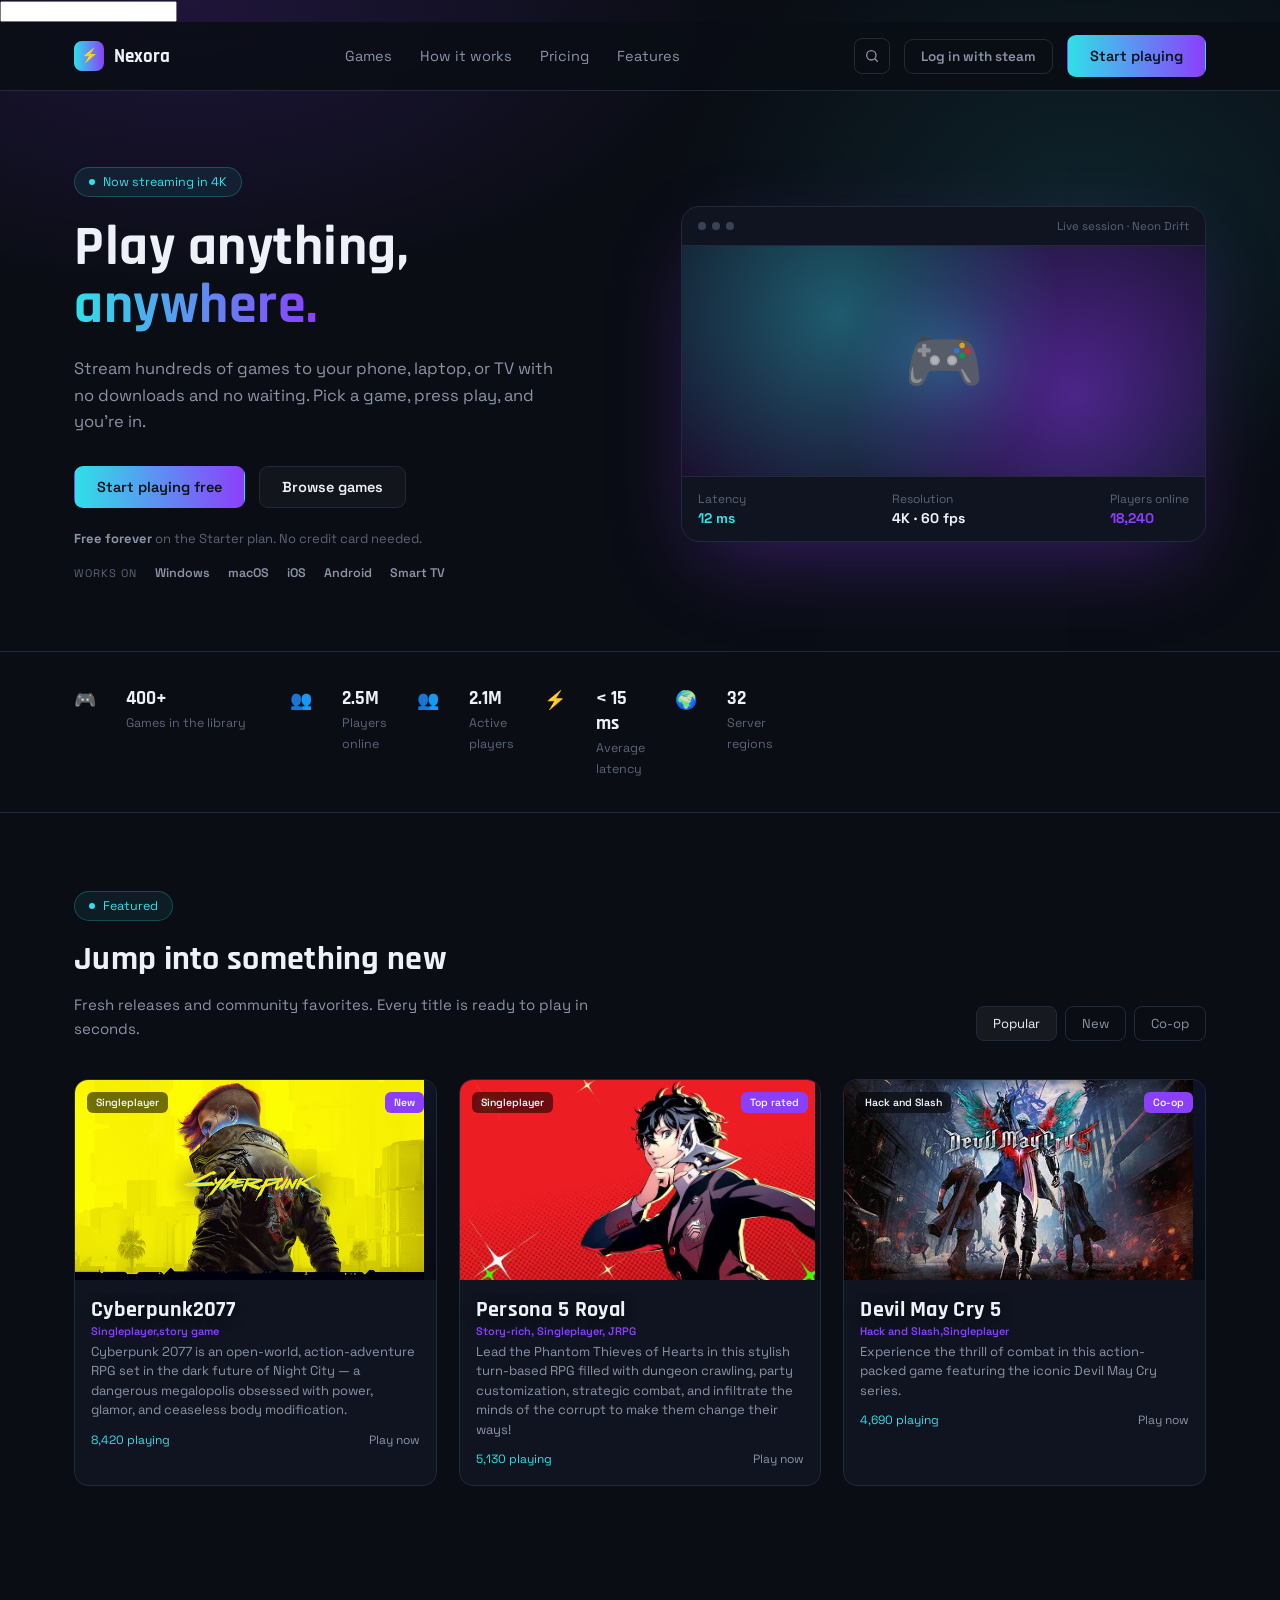
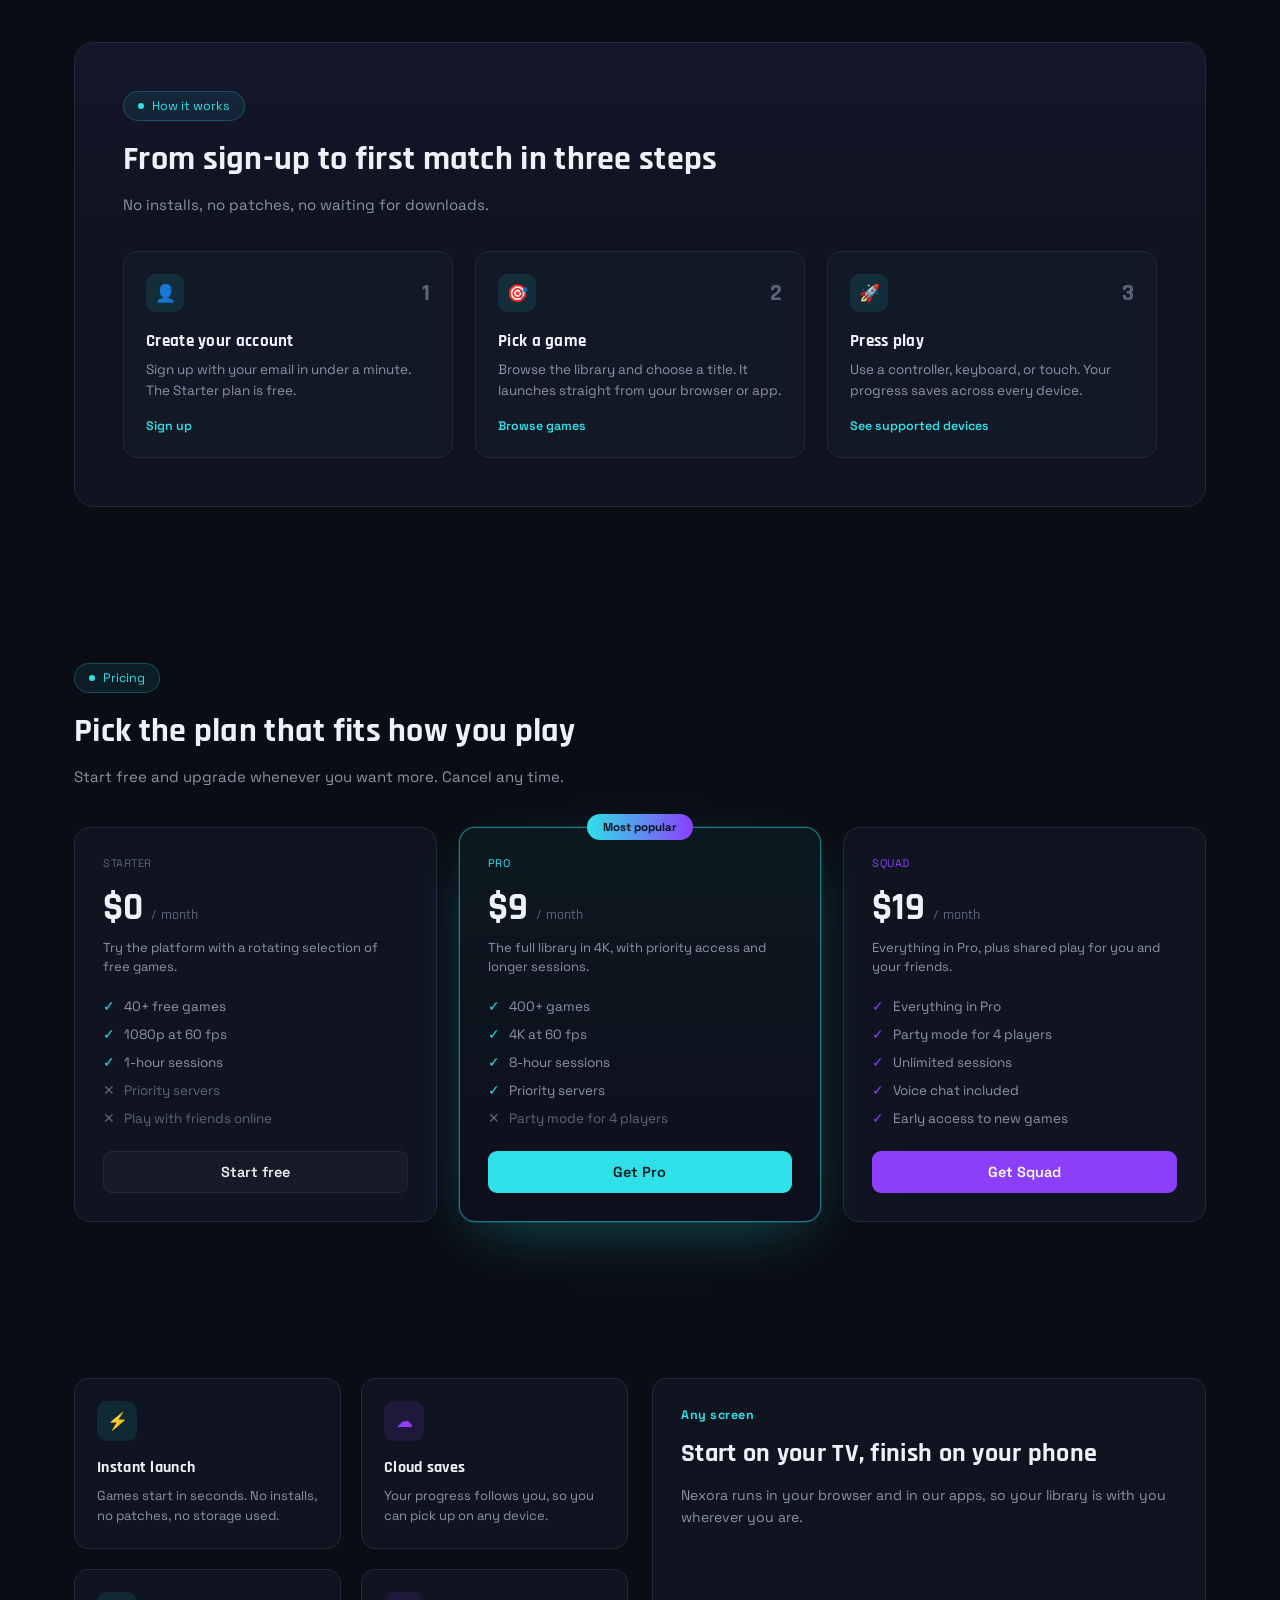
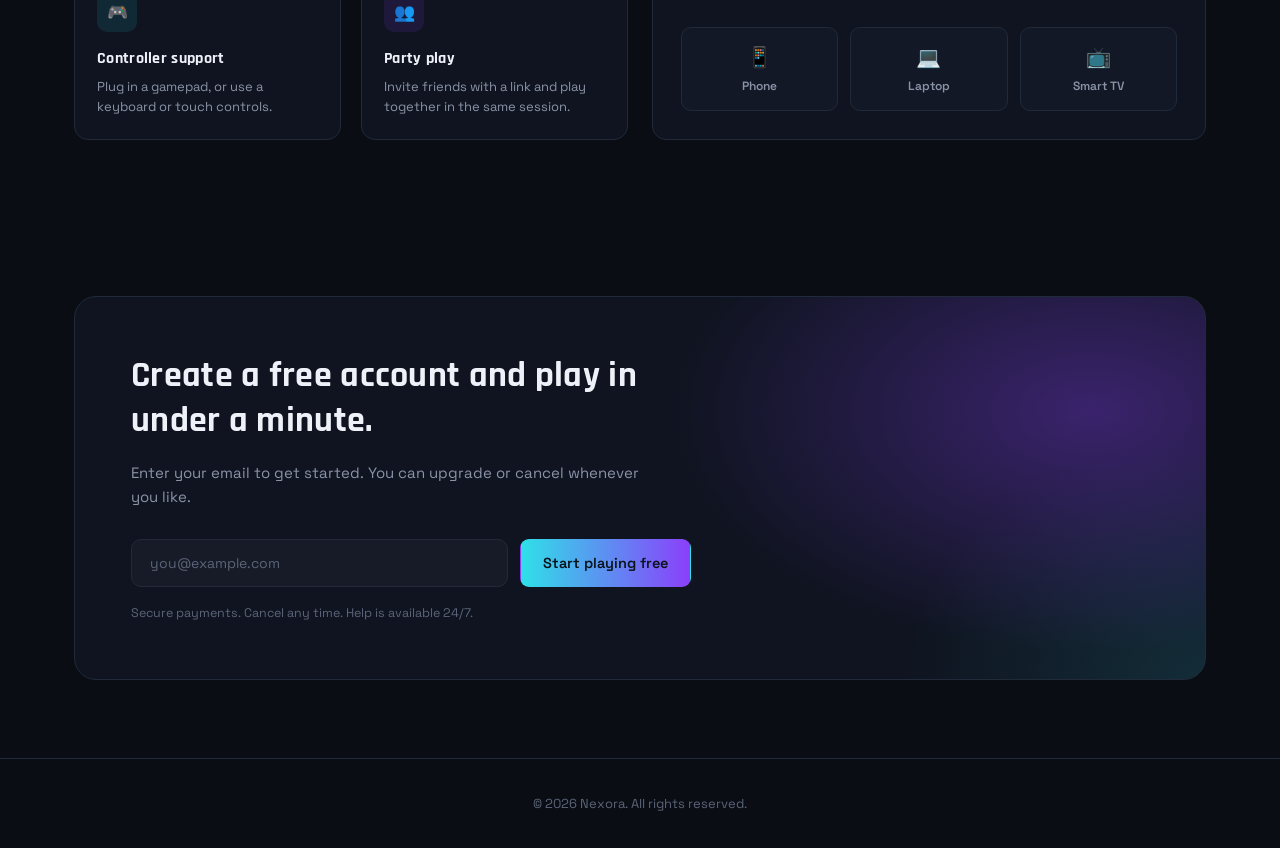
<file: index.html>
<!DOCTYPE html>
<input type="email">
<html lang="en">
<head>
  <meta charset="UTF-8">
  <meta name="viewport" content="width=device-width, initial-scale=1, viewport-fit=cover">
  <title>Nexora – Play instantly, on any device</title>
  <meta name="description" content="Stream hundreds of games instantly with no downloads. Play solo or squad up with friends.">
  
  <link rel="preconnect" href="https://fonts.googleapis.com">
  <link rel="preconnect" href="https://fonts.gstatic.com" crossorigin>
  <link href="https://fonts.googleapis.com/css2?family=Rajdhani:wght@500;600;700&family=Space+Grotesk:wght@400;500;600&display=swap" rel="stylesheet">
  <link rel="resetheet" href="assets/reset.css">
  <link rel="stylesheet" href="assets/styles.css">
</head>
<body>

  <!-- ======================= NAV ======================= -->
  <header>
    <nav class="wrap" aria-label="Main">
      <a href="#" class="brand">
        <span class="brand-mark" aria-hidden="true">⚡</span>
        Nexora
      </a>

      <div class="nav-links">
        <a href="#games">Games</a>
        <a href="#how">How it works</a>
        <a href="#pricing">Pricing</a>
        <a href="#features">Features</a>
      </div>

      <div class="nav-right">
        <button class="icon-btn" type="button" aria-label="Search">
          <svg width="16" height="16" viewBox="0 0 24 24" fill="none" stroke="currentColor" stroke-width="2" stroke-linecap="round" stroke-linejoin="round" aria-hidden="true">
            <circle cx="11" cy="11" r="7"></circle>
            <path d="m20 20-3.5-3.5"></path>
          </svg>
        </button>
        <a href="https://store.steampowered.com/login/?redir=&redir_ssl=1" class="btn btn-outline">Log in with steam</a>
        <a href="#pricing" class="btn btn-grad">Start playing</a>
      </div>
    </nav>
  </header>

  <main>

    <!-- ======================= HERO ======================= -->
    <div class="hero">
      <div class="wrap hero-grid">
        <div>
          <div class="eyebrow"><span class="dot"></span>Now streaming in 4K</div>
          <h1>Play anything, <span class="grad">anywhere.</span></h1>
          <p class="lead">
            Stream hundreds of games to your phone, laptop, or TV with no downloads and no waiting.
            Pick a game, press play, and you're in.
          </p>

          <div class="hero-ctas">
            <a href="#pricing" class="btn btn-grad">Start playing free</a>
            <a href="#games" class="btn btn-ghost">Browse games</a>
          </div>

          <p class="fine"><b>Free forever</b> on the Starter plan. No credit card needed.</p>

          <div class="platforms">
            <span class="lbl">Works on</span>
            <b>Windows</b>
            <b>macOS</b>
            <b>iOS</b>
            <b>Android</b>
            <b>Smart TV</b>
          </div>
        </div>

        <div class="hero-card">
          <div class="titlebar">
            <div class="dots" aria-hidden="true"><i></i><i></i><i></i></div>
            <span>Live session · Neon Drift</span>
          </div>
          <div class="hero-art" role="img" aria-label="Game controller preview"></div>
          <div class="hero-stats-row">
            <div>Latency<b class="cyan">12 ms</b></div>
            <div>Resolution<b>4K · 60 fps</b></div>
            <div>Players online<b class="purple">18,240</b></div>
          </div>
        </div>
      </div>
    </div>

    <!-- ======================= STAT STRIP ======================= -->
    <div class="stat-strip">
      <div class="wrap">
        <div class="stat">
          <div class="ic" aria-hidden="true">🎮</div>
          <div><b>400+</b><span>Games in the library</span></div>
        </div>
        <div class="stat">
          <div class="ic" aria-hidden="true">👥</div>
          <div><b>2.5M</b><span>Players online</span></div>
          
              <div class="stat">
                <div class="ic" aria-hidden="true">👥</div>
                <div><b>2.1M</b><span>Active players</span></div>
              </div>
              <div class="stat">
                <div class="ic" aria-hidden="true">⚡</div>
                <div><b>&lt; 15 ms</b><span>Average latency</span></div>
              </div>
              <div class="stat">
                <div class="ic" aria-hidden="true">🌍</div>
                <div><b>32</b><span>Server regions</span></div>
        </div>
      </div>
    </div>

    
    <!-- ======================= GAMES ======================= -->
        </div>
      </div>
    </div>
    <section id="games">
      <div class="wrap">
        <div class="sec-head sec-head-row">
          <div>
            <div class="eyebrow"><span class="dot"></span>Featured</div>
            <h2>Jump into something new</h2>
            <p>Fresh releases and community favorites. Every title is ready to play in seconds.</p>
          </div>
          <div class="tabs" role="tablist" aria-label="Game filters">
            <button class="tab active" type="button" role="tab" aria-selected="true">Popular</button>
            <button class="tab" type="button" role="tab" aria-selected="false">New</button>
            <button class="tab" type="button" role="tab" aria-selected="false">Co-op</button>
          </div>
        </div>

        <div class="games-grid">
          <article class="game-card">
            <div class="game-cover cover-1">
              <div class="badges"><span class="badge">Singleplayer</span><span class="badge pill">New</span></div>
              <img class="cyberpunk2077" src="assets/cyberpunk2077.jpg" alt="Cyberpunk 2077 game cover">
            </div>
            <div class="game-body">
              <h4>Cyberpunk2077</h4>
              <div class="genre">Singleplayer,story game</div>
              <p>Cyberpunk 2077 is an open-world, action-adventure RPG set in the dark future of Night City — a dangerous megalopolis obsessed with power, glamor, and ceaseless body modification.</p>
              <div class="game-meta">
                <span class="players">8,420 playing</span>
                <a href="#" class="cta">Play now</a>
              </div>
            </div>
          </article>

          <article class="game-card">
            <div class="game-cover cover-2">
              <div class="badges"><span class="badge">Singleplayer</span><span class="badge pill">Top rated</span></div>
              <img class='Persona 5 Royal' src="assets/persona5royal.webp" alt="persona 5 royal game cover">
            </div>
            <div class="game-body">
              <h4>Persona 5 Royal</h4>
              <div class="genre">Story-rich, Singleplayer, JRPG</div>
              <p>Lead the Phantom Thieves of Hearts in this stylish turn-based RPG filled with dungeon crawling, party customization, strategic combat, and infiltrate the minds of the corrupt to make them change their ways!</p>
              <div class="game-meta">
                <span class="players">5,130 playing</span>
                <a href="#" class="cta">Play now</a>
              </div>
            </div>
          </article>

          <article class="game-card">
            <div class="game-cover cover-3">
              <div class="badges"><span class="badge">Hack and Slash</span><span class="badge pill">Co-op</span></div>
              <img class='devil may cry' src="assets/devil-may-cry.jpg" alt="Devil May Cry 5 game cover">
            </div>
            <div class="game-body">
              <h4>Devil May Cry 5</h4>
              <div class="genre">Hack and Slash,Singleplayer</div>
              <p>Experience the thrill of combat in this action-packed game featuring the iconic Devil May Cry series.</p>
              <div class="game-meta">
                <span class="players">4,690 playing</span>
                <a href="#" class="cta">Play now</a>
              </div>
            </div>
          </article>
        </div>
      </div>
    </section>

    <!-- ======================= HOW IT WORKS ======================= -->
    <section id="how">
      <div class="wrap">
        <div class="how-panel">
          <div class="sec-head" style="margin-bottom:0">
            <div class="eyebrow"><span class="dot"></span>How it works</div>
            <h2>From sign-up to first match in three steps</h2>
            <p>No installs, no patches, no waiting for downloads.</p>
          </div>

          <div class="steps">
            <div class="step">
              <div class="step-top">
                <div class="step-ic" aria-hidden="true">👤</div>
                <div class="step-num">1</div>
              </div>
              <h3>Create your account</h3>
              <p>Sign up with your email in under a minute. The Starter plan is free.</p>
              <a href="#" class="link">Sign up</a>
            </div>

            <div class="step">
              <div class="step-top">
                <div class="step-ic" aria-hidden="true">🎯</div>
                <div class="step-num">2</div>
              </div>
              <h3>Pick a game</h3>
              <p>Browse the library and choose a title. It launches straight from your browser or app.</p>
              <a href="#games" class="link">Browse games</a>
            </div>

            <div class="step">
              <div class="step-top">
                <div class="step-ic" aria-hidden="true">🚀</div>
                <div class="step-num">3</div>
              </div>
              <h3>Press play</h3>
              <p>Use a controller, keyboard, or touch. Your progress saves across every device.</p>
              <a href="#" class="link">See supported devices</a>
            </div>
          </div>
        </div>
      </div>
    </section>

    <!-- ======================= PRICING ======================= -->
    <section id="pricing">
      <div class="wrap">
        <div class="sec-head">
          <div class="eyebrow"><span class="dot"></span>Pricing</div>
          <h2>Pick the plan that fits how you play</h2>
          <p>Start free and upgrade whenever you want more. Cancel any time.</p>
        </div>

        <div class="pricing-grid">
          <!-- Starter -->
          <div class="plan">
            <div class="plan-tag">Starter</div>
            <div class="price">$0 <span>/ month</span></div>
            <p class="plan-desc">Try the platform with a rotating selection of free games.</p>
            <ul class="plan-feats">
              <li><span class="ok">✓</span>40+ free games</li>
              <li><span class="ok">✓</span>1080p at 60 fps</li>
              <li><span class="ok">✓</span>1-hour sessions</li>
              <li class="off"><span class="no">✕</span>Priority servers</li>
              <li class="off"><span class="no">✕</span>Play with friends online</li>
            </ul>
            <a href="#" class="btn btn-ghost">Start free</a>
          </div>

          <!-- Pro -->
          <div class="plan featured">
            <div class="plan-badge">Most popular</div>
            <div class="plan-tag cyan">Pro</div>
            <div class="price">$9 <span>/ month</span></div>
            <p class="plan-desc">The full library in 4K, with priority access and longer sessions.</p>
            <ul class="plan-feats">
              <li><span class="ok">✓</span>400+ games</li>
              <li><span class="ok">✓</span>4K at 60 fps</li>
              <li><span class="ok">✓</span>8-hour sessions</li>
              <li><span class="ok">✓</span>Priority servers</li>
              <li class="off"><span class="no">✕</span>Party mode for 4 players</li>
            </ul>
            <a href="#" class="btn btn-cyan">Get Pro</a>
          </div>

          <!-- Squad -->
          <div class="plan">
            <div class="plan-tag purple">Squad</div>
            <div class="price">$19 <span>/ month</span></div>
            <p class="plan-desc">Everything in Pro, plus shared play for you and your friends.</p>
            <ul class="plan-feats">
              <li><span class="ok purple">✓</span>Everything in Pro</li>
              <li><span class="ok purple">✓</span>Party mode for 4 players</li>
              <li><span class="ok purple">✓</span>Unlimited sessions</li>
              <li><span class="ok purple">✓</span>Voice chat included</li>
              <li><span class="ok purple">✓</span>Early access to new games</li>
            </ul>
            <a href="#" class="btn btn-purple">Get Squad</a>
          </div>
        </div>
      </div>
    </section>

    <!-- ======================= FEATURES + DEVICES ======================= -->
    <section id="features">
      <div class="wrap feature-split">
        <div class="feature-grid">
          <div class="feature-card">
            <div class="feature-ic" aria-hidden="true">⚡</div>
            <h3>Instant launch</h3>
            <p>Games start in seconds. No installs, no patches, no storage used.</p>
          </div>
          <div class="feature-card">
            <div class="feature-ic purple" aria-hidden="true">☁</div>
            <h3>Cloud saves</h3>
            <p>Your progress follows you, so you can pick up on any device.</p>
          </div>
          <div class="feature-card">
            <div class="feature-ic" aria-hidden="true">🎮</div>
            <h3>Controller support</h3>
            <p>Plug in a gamepad, or use a keyboard or touch controls.</p>
          </div>
          <div class="feature-card">
            <div class="feature-ic purple" aria-hidden="true">👥</div>
            <h3>Party play</h3>
            <p>Invite friends with a link and play together in the same session.</p>
          </div>
        </div>

        <div class="device-panel">
          <div class="eyebrow">Any screen</div>
          <h2>Start on your TV, finish on your phone</h2>
          <p>Nexora runs in your browser and in our apps, so your library is with you wherever you are.</p>
          <div class="device-grid">
            <div class="device"><div class="ic" aria-hidden="true">📱</div><span>Phone</span></div>
            <div class="device"><div class="ic" aria-hidden="true">💻</div><span>Laptop</span></div>
            <div class="device"><div class="ic" aria-hidden="true">📺</div><span>Smart TV</span></div>
          </div>
        </div>
      </div>
    </section>

    <!-- ======================= FINAL CTA ======================= -->
    <section id="join">
      <div class="wrap">
        <div class="cta-panel">
          <h2>Create a free account and play in under a minute.</h2>
          <p>Enter your email to get started. You can upgrade or cancel whenever you like.</p>
          <form class="cta-form" action="#" method="post">
            <label class="sr-only" for="cta-email">Email address</label>
            <input id="cta-email" type="email" name="email" placeholder="you@example.com" autocomplete="email" required>
            <button class="btn btn-grad" type="submit">Start playing free</button>
          </form>
          <p class="cta-fine">Secure payments. Cancel any time. Help is available 24/7.</p>
        </div>
      </div>
    </section>

  </main>

  <footer>
    <div class="wrap">© 2026 Nexora. All rights reserved.</div>
  </footer>

</body>
</html>
</file>
<file: assets/styles.css>
:root {
  --bg: #0a0d14;
  --bg-panel: #0f1420;
  --bg-panel-2: #121826;
  --border: #212a3a;
  --text: #eef2f8;
  --text-dim: #8b93a7;
  --text-faint: #5b6478;
  --cyan: #2fe0e8;
  --purple: #8b3ffb;
  --grad: linear-gradient(90deg, var(--cyan), var(--purple));

  --font-body: "Space Grotesk", sans-serif;
  --font-display: "Rajdhani", sans-serif;

  /* Keep content clear of phone notches / system bars */
  padding-top: env(safe-area-inset-top, 0px);
  padding-bottom: env(safe-area-inset-bottom, 0px);
  box-sizing: border-box;
}

*,
*::before,
*::after {
  box-sizing: border-box;
}

html {
  scroll-padding-top: calc(68px + env(safe-area-inset-top, 0px));
  scroll-behavior: smooth;
}

html,
body {
  margin: 0;
  padding: 0;
  background: var(--bg);
  color: var(--text);
  font-family: var(--font-body);
}

body {
  background:
    radial-gradient(ellipse 900px 500px at 15% 0%, rgba(139, 63, 251, 0.16), transparent 60%),
    radial-gradient(ellipse 700px 500px at 85% 5%, rgba(47, 224, 232, 0.10), transparent 60%),
    var(--bg);
}

h1,
h2,
h3,
h4 {
  font-family: var(--font-display);
  font-weight: 700;
  margin: 0;
  letter-spacing: 0.3px;
}

p {
  margin: 0;
}

a {
  color: inherit;
  text-decoration: none;
}

img {
  max-width: 100%;
  display: block;
  height: 100%;
 
}

button {
  font-family: inherit;
}

:focus-visible {
  outline: 2px solid var(--cyan);
  outline-offset: 3px;
  border-radius: 6px;
}

.wrap {
  max-width: 1180px;
  margin: 0 auto;
  padding: 0 24px;
}

.sr-only {
  position: absolute;
  width: 1px;
  height: 1px;
  overflow: hidden;
  clip: rect(0 0 0 0);
  white-space: nowrap;
}

.btn {
  display: inline-flex;
  align-items: center;
  justify-content: center;
  gap: 8px;
  padding: 11px 22px;
  border-radius: 9px;
  font-weight: 600;
  font-size: 14.5px;
  cursor: pointer;
  border: 1px solid transparent;
  white-space: nowrap;
  transition: filter 0.15s ease;
}

.btn:hover {
  filter: brightness(1.08);
}

.btn-grad {
  background: var(--grad);
  color: #08131a;
}

.btn-ghost {
  background: rgba(255, 255, 255, 0.03);
  border-color: var(--border);
  color: var(--text);
}

.btn-outline {
  background: transparent;
  border: 1px solid var(--border);
  color: var(--text-dim);
  font-size: 13.5px;
  padding: 8px 16px;
}

.btn-cyan {
  background: var(--cyan);
  color: #06181b;
}

.btn-purple {
  background: var(--purple);
  color: #fff;
}

.icon-btn {
  width: 36px;
  height: 36px;
  border-radius: 8px;
  border: 1px solid var(--border);
  background: transparent;
  display: flex;
  align-items: center;
  justify-content: center;
  color: var(--text-dim);
  flex-shrink: 0;
  cursor: pointer;
}

.icon-btn:hover {
  color: var(--text);
}

.eyebrow {
  display: inline-flex;
  align-items: center;
  gap: 8px;
  font-size: 12.5px;
  color: var(--cyan);
  background: rgba(47, 224, 232, 0.08);
  border: 1px solid rgba(47, 224, 232, 0.25);
  padding: 6px 14px;
  border-radius: 20px;
  margin-bottom: 22px;
}

.eyebrow .dot {
  width: 6px;
  height: 6px;
  border-radius: 50%;
  background: var(--cyan);
}

header {
  position: sticky;
  top: 0;
  z-index: 40;
  background: rgba(10, 13, 20, 0.85);
  -webkit-backdrop-filter: blur(10px);
  backdrop-filter: blur(10px);
  border-bottom: 1px solid var(--border);
}

nav.wrap {
  display: flex;
  align-items: center;
  justify-content: space-between;
  height: 68px;
  gap: 20px;
}

.brand {
  display: flex;
  align-items: center;
  gap: 10px;
  font-family: var(--font-display);
  font-weight: 700;
  font-size: 19px;
}

.brand-mark {
  width: 30px;
  height: 30px;
  border-radius: 8px;
  background: var(--grad);
  display: flex;
  align-items: center;
  justify-content: center;
  font-size: 14px;
  flex-shrink: 0;
}

.nav-links {
  display: flex;
  align-items: center;
  gap: 28px;
  font-size: 14.5px;
  color: var(--text-dim);
}

.nav-links a:hover {
  color: var(--text);
}

.nav-right {
  display: flex;
  align-items: center;
  gap: 14px;
}


.hero {
  padding: 76px 0 70px;
}

.hero-grid {
  display: grid;
  grid-template-columns: 1.05fr 1fr;
  gap: 56px;
  align-items: center;
}

.hero h1 {
  font-size: 56px;
  line-height: 1.03;
  letter-spacing: 0.5px;
}

.hero h1 .grad {
  background: var(--grad);
  -webkit-background-clip: text;
  background-clip: text;
  color: transparent;
}

.hero p.lead {
  color: var(--text-dim);
  font-size: 16.5px;
  line-height: 1.6;
  margin: 22px 0 30px;
  max-width: 480px;
}

.hero-ctas {
  display: flex;
  gap: 14px;
  flex-wrap: wrap;
  margin-bottom: 22px;
}

.fine {
  font-size: 13px;
  color: var(--text-faint);
  margin-bottom: 18px;
}

.fine b {
  color: var(--text-dim);
}

.platforms {
  display: flex;
  align-items: center;
  gap: 18px;
  flex-wrap: wrap;
  font-size: 12.5px;
  color: var(--text-faint);
}

.platforms span.lbl {
  text-transform: uppercase;
  letter-spacing: 1px;
  font-size: 11px;
}

.platforms b {
  color: var(--text-dim);
  font-weight: 600;
}

.hero-card {
  position: relative;
  border-radius: 18px;
  overflow: hidden;
  border: 1px solid var(--border);
  background: var(--bg-panel);
  box-shadow: 0 30px 80px -20px rgba(139, 63, 251, 0.35);
}

.hero-card .titlebar {
  display: flex;
  align-items: center;
  justify-content: space-between;
  padding: 12px 16px;
  border-bottom: 1px solid var(--border);
  font-size: 11.5px;
  color: var(--text-faint);
}

.dots {
  display: flex;
  gap: 6px;
}

.dots i {
  width: 8px;
  height: 8px;
  border-radius: 50%;
  background: #3a4356;
  display: block;
}

.hero-art {
  position: relative;
  height: 230px;
  background:
    radial-gradient(circle at 30% 30%, rgba(47, 224, 232, 0.35), transparent 55%),
    radial-gradient(circle at 75% 65%, rgba(139, 63, 251, 0.45), transparent 55%),
    linear-gradient(160deg, #12182a, #1b1030 60%, #0c1420);
}

.hero-art::after {
  content: "🎮";
  position: absolute;
  inset: 0;
  display: flex;
  align-items: center;
  justify-content: center;
  font-size: 64px;
  opacity: 0.85;
  filter: drop-shadow(0 0 30px rgba(47, 224, 232, 0.5));
}

.hero-stats-row {
  display: flex;
  justify-content: space-between;
  padding: 14px 16px;
  border-top: 1px solid var(--border);
  font-size: 12px;
  color: var(--text-faint);
  gap: 10px;
}

.hero-stats-row b {
  display: block;
  color: var(--text);
  font-size: 14px;
  margin-top: 2px;
}

.hero-stats-row .cyan {
  color: var(--cyan);
}

.hero-stats-row .purple {
  color: var(--purple);
}

.stat-strip {
  border-top: 1px solid var(--border);
  border-bottom: 1px solid var(--border);
  padding: 34px 0;
}

.stat-strip .wrap {
  display: grid;
  grid-template-columns: repeat(4, 1fr);
  gap: 20px;
}

.stat {
  display: flex;
  gap: 30px;
  align-items: flex-start;
}

.stat .ic {
  color: var(--cyan);
  font-size: 18px;
  flex-shrink: 0;
  margin-top: 2px;

}

.stat b {
  display: block;
  font-size: 19px;
  font-family: var(--font-display);
  font-weight: 700;
  
}

.stat span {
  font-size: 12.5px;
  color: var(--text-faint);
}

section {
  padding: 78px 0;
}

.sec-head {
  margin-bottom: 38px;
}

.sec-head .eyebrow {
  margin-bottom: 16px;
}

.sec-head h2 {
  font-size: 34px;
  margin-bottom: 12px;
}

.sec-head p {
  color: var(--text-dim);
  font-size: 15px;
  max-width: 560px;
  line-height: 1.6;
}

.sec-head-row {
  display: flex;
  justify-content: space-between;
  align-items: flex-end;
  flex-wrap: wrap;
  gap: 20px;
}

.tabs {
  display: flex;
  gap: 8px;
}

.tab {
  font-size: 13px;
  padding: 8px 16px;
  border-radius: 8px;
  background: transparent;
  color: var(--text-dim);
  border: 1px solid var(--border);
  cursor: pointer;
}

.tab.active {
  background: rgba(255, 255, 255, 0.05);
  color: var(--text);
  border-color: var(--border);
}


.games-grid {
  display: grid;
  grid-template-columns: repeat(3, 1fr);
  gap: 22px;
}

.game-card {
  border: 1px solid var(--border);
  border-radius: 14px;
  overflow: hidden;
  background: var(--bg-panel);
}

.game-cover {
  position: relative;
  height: 200px;
  display: flex;
  align-items: flex-end;
  background-size: cover;
  background-position: center;
}

.game-cover .badges {
  position: absolute;
  top: 12px;
  left: 12px;
  right: 12px;
  display: flex;
  justify-content: space-between;
  font-size: 10.5px;
  font-weight: 600;
}

.badge {
  background: rgba(0, 0, 0, 0.55);
  -webkit-backdrop-filter: blur(4px);
  backdrop-filter: blur(4px);
  padding: 4px 9px;
  border-radius: 6px;
}

.badge.pill {
  background: var(--purple);
}

.cover-1 {
  background:
    linear-gradient(180deg, rgba(6, 10, 18, 0.1), rgba(6, 10, 18, 0.9)),
    radial-gradient(circle at 30% 20%, #2fe0e8 0, transparent 40%),
    linear-gradient(160deg, #0d1b26, #131022);
}

.cover-2 {
  background:
    linear-gradient(180deg, rgba(6, 10, 18, 0.1), rgba(6, 10, 18, 0.9)),
    radial-gradient(circle at 60% 30%, #ff9d4d 0, transparent 45%),
    linear-gradient(160deg, #241016, #0f1420);
}

.cover-3 {
  background:
    linear-gradient(180deg, rgba(6, 10, 18, 0.1), rgba(6, 10, 18, 0.9)),
    radial-gradient(circle at 50% 40%, #8b3ffb 0, transparent 45%),
    linear-gradient(160deg, #0d1030, #101826);
}

.game-cover h4 {
  font-family: var(--font-display);
  font-size: 22px;
  font-weight: 700;
  text-shadow: 0 2px 12px rgba(0, 0, 0, 0.6);
}

.game-body {
  padding: 16px 16px 18px;
}

.game-body .genre {
  font-size: 11px;
  color: var(--purple);
  font-weight: 600;
  margin-bottom: 4px;
}

.game-body p {
  font-size: 13px;
  color: var(--text-dim);
  line-height: 1.5;
  margin: 0 0 12px;
}

.game-meta {
  display: flex;
  justify-content: space-between;
  font-size: 12px;
}

.game-meta .players {
  color: var(--cyan);
}

.game-meta .cta {
  color: var(--text-dim);
}


.how-panel {
  border: 1px solid var(--border);
  border-radius: 20px;
  padding: 48px;
  background:
    linear-gradient(180deg, rgba(139, 63, 251, 0.05), transparent 40%),
    var(--bg-panel);
}

.steps {
  display: grid;
  grid-template-columns: repeat(3, 1fr);
  gap: 22px;
  margin-top: 34px;
}

.step {
  border: 1px solid var(--border);
  border-radius: 14px;
  padding: 22px;
  background: var(--bg-panel-2);
}

.step-top {
  display: flex;
  justify-content: space-between;
  align-items: center;
  margin-bottom: 18px;
}

.step-ic {
  width: 38px;
  height: 38px;
  border-radius: 10px;
  background: rgba(47, 224, 232, 0.1);
  display: flex;
  align-items: center;
  justify-content: center;
  font-size: 17px;
}

.step-num {
  font-family: var(--font-display);
  font-weight: 700;
  font-size: 24px;
  color: var(--text-faint);
}

.step h3 {
  font-size: 17px;
  margin-bottom: 8px;
}

.step p {
  font-size: 13.5px;
  color: var(--text-dim);
  line-height: 1.55;
  margin: 0 0 12px;
}

.step .link {
  font-size: 12.5px;
  color: var(--cyan);
  font-weight: 600;
}


.pricing-grid {
  display: grid;
  grid-template-columns: repeat(3, 1fr);
  gap: 22px;
  align-items: stretch;
}

.plan {
  border: 1px solid var(--border);
  border-radius: 16px;
  padding: 28px;
  background: var(--bg-panel);
  display: flex;
  flex-direction: column;
}

.plan.featured {
  position: relative;
  border: 1px solid rgba(47, 224, 232, 0.5);
  background: linear-gradient(180deg, rgba(47, 224, 232, 0.06), rgba(139, 63, 251, 0.04));
  box-shadow:
    0 0 0 1px rgba(47, 224, 232, 0.15),
    0 20px 60px -20px rgba(47, 224, 232, 0.35);
}

.plan-badge {
  position: absolute;
  top: -14px;
  left: 50%;
  transform: translateX(-50%);
  background: var(--grad);
  color: #08131a;
  font-size: 11.5px;
  font-weight: 700;
  padding: 6px 16px;
  border-radius: 20px;
  white-space: nowrap;
}

.plan-tag {
  font-size: 11px;
  letter-spacing: 0.5px;
  text-transform: uppercase;
  color: var(--text-faint);
  margin-bottom: 14px;
}

.plan-tag.cyan {
  color: var(--cyan);
}

.plan-tag.purple {
  color: var(--purple);
}

.price {
  font-family: var(--font-display);
  font-size: 38px;
  font-weight: 700;
  margin-bottom: 6px;
}

.price span {
  font-size: 14px;
  color: var(--text-faint);
  font-weight: 500;
}

.plan-desc {
  font-size: 13px;
  color: var(--text-dim);
  line-height: 1.5;
  margin-bottom: 20px;
  min-height: 40px;
}

.plan-feats {
  list-style: none;
  padding: 0;
  margin: 0 0 24px;
  display: flex;
  flex-direction: column;
  gap: 11px;
  font-size: 13.5px;
}

.plan-feats li {
  display: flex;
  gap: 9px;
  align-items: flex-start;
  color: var(--text-dim);
}

.plan-feats li.off {
  color: var(--text-faint);
}

.plan-feats .ok {
  color: var(--cyan);
  flex-shrink: 0;
}

.plan-feats .ok.purple {
  color: var(--purple);
}

.plan-feats .no {
  color: var(--text-faint);
  flex-shrink: 0;
}

.plan .btn {
  margin-top: auto;
  width: 100%;
}


.feature-split {
  display: grid;
  grid-template-columns: 1fr 1fr;
  gap: 24px;
  align-items: stretch;
}

.feature-grid {
  display: grid;
  grid-template-columns: 1fr 1fr;
  gap: 20px;
}

.feature-card {
  border: 1px solid var(--border);
  border-radius: 14px;
  padding: 22px;
  background: var(--bg-panel);
}

.feature-ic {
  width: 40px;
  height: 40px;
  border-radius: 10px;
  background: rgba(47, 224, 232, 0.1);
  color: var(--cyan);
  display: flex;
  align-items: center;
  justify-content: center;
  font-size: 17px;
  margin-bottom: 16px;
}

.feature-ic.purple {
  background: rgba(139, 63, 251, 0.12);
  color: var(--purple);
}

.feature-card h3 {
  font-size: 16px;
  margin-bottom: 8px;
}

.feature-card p {
  font-size: 13px;
  color: var(--text-dim);
  line-height: 1.55;
  margin: 0;
}

.device-panel {
  border: 1px solid var(--border);
  border-radius: 14px;
  padding: 28px;
  background: var(--bg-panel);
  display: flex;
  flex-direction: column;
}

.device-panel .eyebrow {
  background: none;
  border: none;
  padding: 0;
  margin-bottom: 14px;
  font-weight: 700;
  letter-spacing: 0.5px;
}

.device-panel h2 {
  font-size: 26px;
  margin-bottom: 14px;
}

.device-panel p {
  font-size: 14px;
  color: var(--text-dim);
  line-height: 1.6;
  margin-bottom: 26px;
}

.device-grid {
  display: grid;
  grid-template-columns: repeat(3, 1fr);
  gap: 12px;
  margin-top: auto;
}

.device {
  border: 1px solid var(--border);
  border-radius: 10px;
  background: var(--bg-panel-2);
  padding: 16px 8px;
  text-align: center;
  display: flex;
  flex-direction: column;
  align-items: center;
  gap: 8px;
}

.device .ic {
  color: var(--cyan);
  font-size: 20px;
}

.device span {
  font-size: 12px;
  color: var(--text-dim);
  font-weight: 600;
}


.cta-panel {
  position: relative;
  border: 1px solid var(--border);
  border-radius: 22px;
  padding: 56px;
  overflow: hidden;
  background:
    radial-gradient(ellipse 700px 400px at 90% 30%, rgba(139, 63, 251, 0.35), transparent 60%),
    radial-gradient(ellipse 500px 400px at 100% 100%, rgba(47, 224, 232, 0.12), transparent 60%),
    var(--bg-panel);
}

.cta-panel h2 {
  font-size: 36px;
  max-width: 600px;
  margin-bottom: 18px;
}

.cta-panel p {
  font-size: 15px;
  color: var(--text-dim);
  max-width: 520px;
  line-height: 1.6;
  margin-bottom: 30px;
}

.cta-form {
  display: flex;
  gap: 12px;
  max-width: 560px;
  flex-wrap: wrap;
  margin-bottom: 16px;
}

.cta-form input {
  flex: 1;
  min-width: 220px;
  padding: 14px 18px;
  border-radius: 10px;
  border: 1px solid var(--border);
  background: rgba(255, 255, 255, 0.03);
  color: var(--text);
  font-size: 14px;
  font-family: inherit;
}

.cta-form input::placeholder {
  color: var(--text-faint);
}

.cta-form input:focus {
  outline: 2px solid var(--cyan);
  outline-offset: 1px;
}

.cta-panel .cta-fine {
  font-size: 12.5px;
  color: var(--text-faint);
  margin-bottom: 0;
}

footer {
  border-top: 1px solid var(--border);
  padding: 36px 0;
  text-align: center;
  color: var(--text-faint);
  font-size: 13px;
}
h4 {
  font-family: var(--font-display);
  font-size: 22px;
  font-weight: 700;
  text-shadow: 0 2px 12px rgba(0, 0, 0, 0.6);
}


@media (max-width: 900px) {
  .nav-links {
    display: none;
  }

  .hero-grid {
    grid-template-columns: 1fr;
  }

  .hero h1 {
    font-size: 40px;
  }

  .feature-split,
  .feature-grid {
    grid-template-columns: 1fr;
  }
}

@media (max-width: 860px) {
  .games-grid,
  .steps,
  .pricing-grid {
    grid-template-columns: 1fr;
  }

  .how-panel {
    padding: 28px;
  }
}

@media (max-width: 800px) {
  .stat-strip .wrap {
    grid-template-columns: repeat(2, 1fr);
  }
}

@media (max-width: 700px) {
  .cta-panel {
    padding: 32px;
  }

  .cta-panel h2 {
    font-size: 28px;
  }
}


@media (prefers-reduced-motion: reduce) {
  * {
    transition: none !important;
    scroll-behavior: auto !important;
  }
}
</file>
